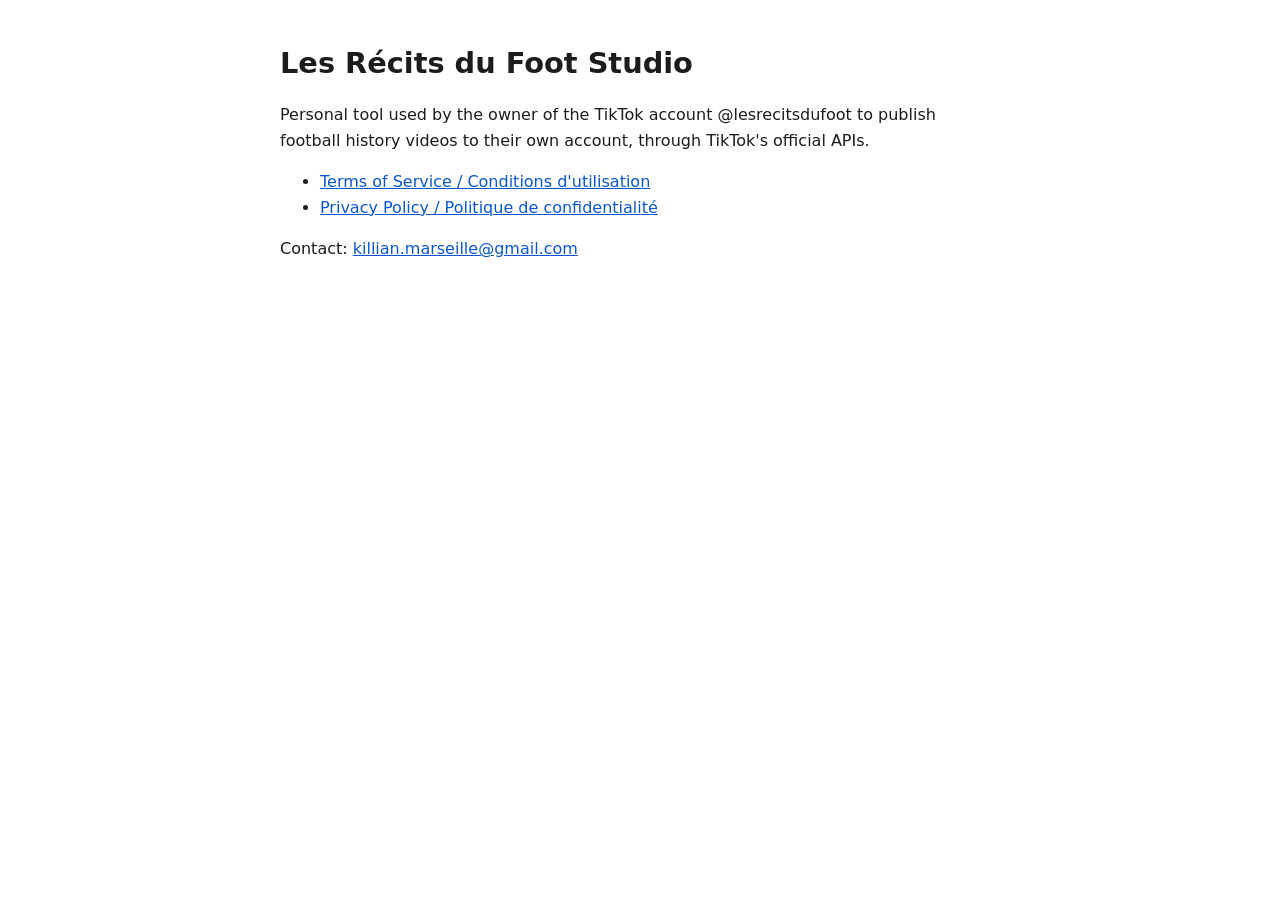
<file: index.html>
<!doctype html>
<html lang="en">
<head>
<meta charset="utf-8">
<meta name="viewport" content="width=device-width, initial-scale=1">
<title>Les Récits du Foot Studio</title>
<link rel="stylesheet" href="style.css">
</head>
<body>
<main>
<h1>Les Récits du Foot Studio</h1>
<p>Personal tool used by the owner of the TikTok account @lesrecitsdufoot to publish
football history videos to their own account, through TikTok's official APIs.</p>
<ul>
  <li><a href="terms.html">Terms of Service / Conditions d'utilisation</a></li>
  <li><a href="privacy.html">Privacy Policy / Politique de confidentialité</a></li>
</ul>
<p>Contact: <a href="mailto:killian.marseille@gmail.com">killian.marseille@gmail.com</a></p>
</main>
</body>
</html>
</file>
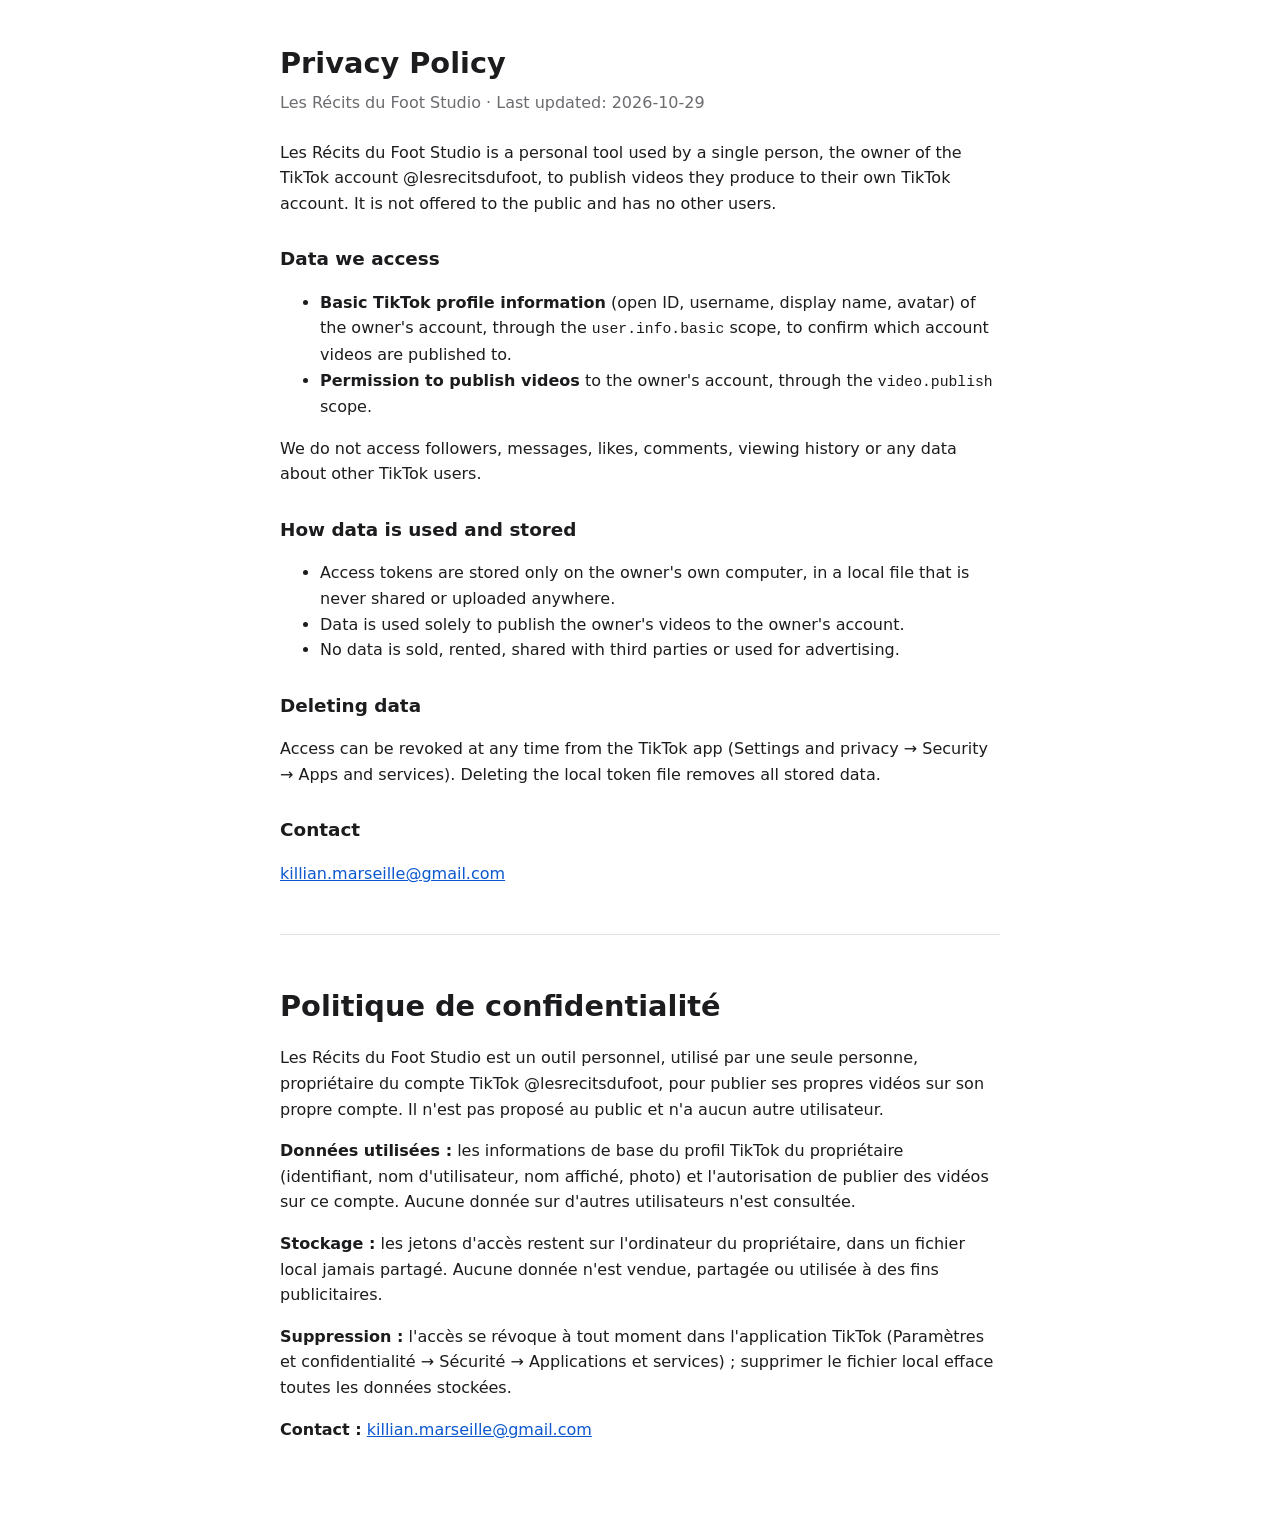
<file: privacy.html>
<!doctype html>
<html lang="en">
<head>
<meta charset="utf-8">
<meta name="viewport" content="width=device-width, initial-scale=1">
<title>Privacy Policy — Les Récits du Foot Studio</title>
<link rel="stylesheet" href="style.css">
</head>
<body>
<main>
<h1>Privacy Policy</h1>
<p class="meta">Les Récits du Foot Studio · Last updated: 2026-10-29</p>

<p>Les Récits du Foot Studio is a personal tool used by a single person, the owner of the TikTok
account @lesrecitsdufoot, to publish videos they produce to their own TikTok account.
It is not offered to the public and has no other users.</p>

<h2>Data we access</h2>
<ul>
  <li><strong>Basic TikTok profile information</strong> (open ID, username, display name,
  avatar) of the owner's account, through the <code>user.info.basic</code> scope, to confirm
  which account videos are published to.</li>
  <li><strong>Permission to publish videos</strong> to the owner's account, through the
  <code>video.publish</code> scope.</li>
</ul>
<p>We do not access followers, messages, likes, comments, viewing history or any data
about other TikTok users.</p>

<h2>How data is used and stored</h2>
<ul>
  <li>Access tokens are stored only on the owner's own computer, in a local file that is never
  shared or uploaded anywhere.</li>
  <li>Data is used solely to publish the owner's videos to the owner's account.</li>
  <li>No data is sold, rented, shared with third parties or used for advertising.</li>
</ul>

<h2>Deleting data</h2>
<p>Access can be revoked at any time from the TikTok app (Settings and privacy → Security
→ Apps and services). Deleting the local token file removes all stored data.</p>

<h2>Contact</h2>
<p><a href="mailto:killian.marseille@gmail.com">killian.marseille@gmail.com</a></p>

<hr>

<h1 lang="fr">Politique de confidentialité</h1>
<div lang="fr">
<p>Les Récits du Foot Studio est un outil personnel, utilisé par une seule personne, propriétaire du
compte TikTok @lesrecitsdufoot, pour publier ses propres vidéos sur son propre compte.
Il n'est pas proposé au public et n'a aucun autre utilisateur.</p>
<p><strong>Données utilisées :</strong> les informations de base du profil TikTok du
propriétaire (identifiant, nom d'utilisateur, nom affiché, photo) et l'autorisation de publier
des vidéos sur ce compte. Aucune donnée sur d'autres utilisateurs n'est consultée.</p>
<p><strong>Stockage :</strong> les jetons d'accès restent sur l'ordinateur du propriétaire,
dans un fichier local jamais partagé. Aucune donnée n'est vendue, partagée ou utilisée à des
fins publicitaires.</p>
<p><strong>Suppression :</strong> l'accès se révoque à tout moment dans l'application TikTok
(Paramètres et confidentialité → Sécurité → Applications et services) ; supprimer le fichier
local efface toutes les données stockées.</p>
<p><strong>Contact :</strong> <a href="mailto:killian.marseille@gmail.com">killian.marseille@gmail.com</a></p>
</div>
</main>
</body>
</html>
</file>
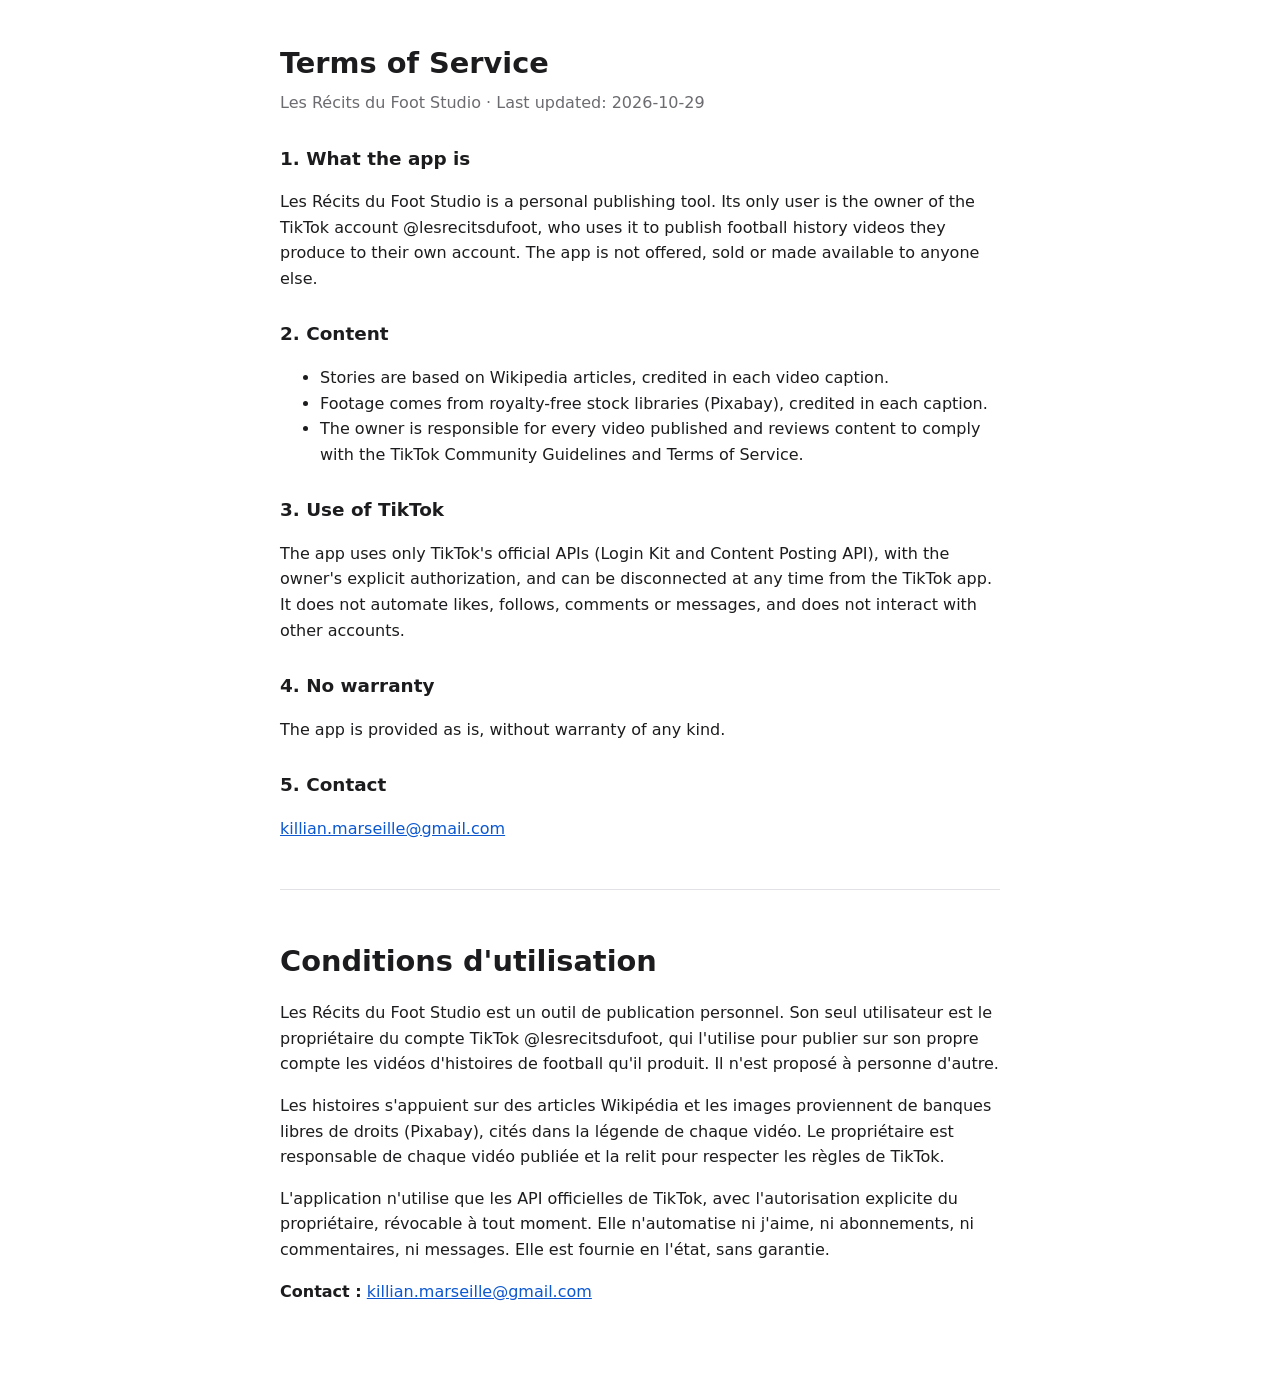
<file: terms.html>
<!doctype html>
<html lang="en">
<head>
<meta charset="utf-8">
<meta name="viewport" content="width=device-width, initial-scale=1">
<title>Terms of Service — Les Récits du Foot Studio</title>
<link rel="stylesheet" href="style.css">
</head>
<body>
<main>
<h1>Terms of Service</h1>
<p class="meta">Les Récits du Foot Studio · Last updated: 2026-10-29</p>

<h2>1. What the app is</h2>
<p>Les Récits du Foot Studio is a personal publishing tool. Its only user is the owner of the TikTok
account @lesrecitsdufoot, who uses it to publish football history videos they produce to
their own account. The app is not offered, sold or made available to anyone else.</p>

<h2>2. Content</h2>
<ul>
  <li>Stories are based on Wikipedia articles, credited in each video caption.</li>
  <li>Footage comes from royalty-free stock libraries (Pixabay), credited in each caption.</li>
  <li>The owner is responsible for every video published and reviews content to comply with
  the TikTok Community Guidelines and Terms of Service.</li>
</ul>

<h2>3. Use of TikTok</h2>
<p>The app uses only TikTok's official APIs (Login Kit and Content Posting API), with the
owner's explicit authorization, and can be disconnected at any time from the TikTok app.
It does not automate likes, follows, comments or messages, and does not interact with other
accounts.</p>

<h2>4. No warranty</h2>
<p>The app is provided as is, without warranty of any kind.</p>

<h2>5. Contact</h2>
<p><a href="mailto:killian.marseille@gmail.com">killian.marseille@gmail.com</a></p>

<hr>

<h1 lang="fr">Conditions d'utilisation</h1>
<div lang="fr">
<p>Les Récits du Foot Studio est un outil de publication personnel. Son seul utilisateur est le
propriétaire du compte TikTok @lesrecitsdufoot, qui l'utilise pour publier sur son propre
compte les vidéos d'histoires de football qu'il produit. Il n'est proposé à personne d'autre.</p>
<p>Les histoires s'appuient sur des articles Wikipédia et les images proviennent de banques
libres de droits (Pixabay), cités dans la légende de chaque vidéo. Le propriétaire est
responsable de chaque vidéo publiée et la relit pour respecter les règles de TikTok.</p>
<p>L'application n'utilise que les API officielles de TikTok, avec l'autorisation explicite du
propriétaire, révocable à tout moment. Elle n'automatise ni j'aime, ni abonnements, ni
commentaires, ni messages. Elle est fournie en l'état, sans garantie.</p>
<p><strong>Contact :</strong> <a href="mailto:killian.marseille@gmail.com">killian.marseille@gmail.com</a></p>
</div>
</main>
</body>
</html>
</file>
<file: style.css>
:root {
  --bg: #ffffff;
  --text: #1c1c1e;
  --muted: #6b6b70;
  --rule: #e2e2e6;
  --link: #0b57d0;
}
@media (prefers-color-scheme: dark) {
  :root {
    --bg: #121214;
    --text: #ececef;
    --muted: #9c9ca3;
    --rule: #2c2c31;
    --link: #8ab4f8;
  }
}
body {
  margin: 0;
  background: var(--bg);
  color: var(--text);
  font: 16px/1.6 system-ui, -apple-system, "Segoe UI", Roboto, sans-serif;
}
main {
  max-width: 720px;
  margin: 0 auto;
  padding: 40px 16px 64px;
}
h1 { font-size: 1.8rem; margin: 0 0 4px; }
h2 { font-size: 1.15rem; margin: 28px 0 8px; }
.meta { color: var(--muted); margin: 0 0 24px; }
hr { border: 0; border-top: 1px solid var(--rule); margin: 48px 0; }
a { color: var(--link); }
code { font-size: 0.92em; }
</file>
